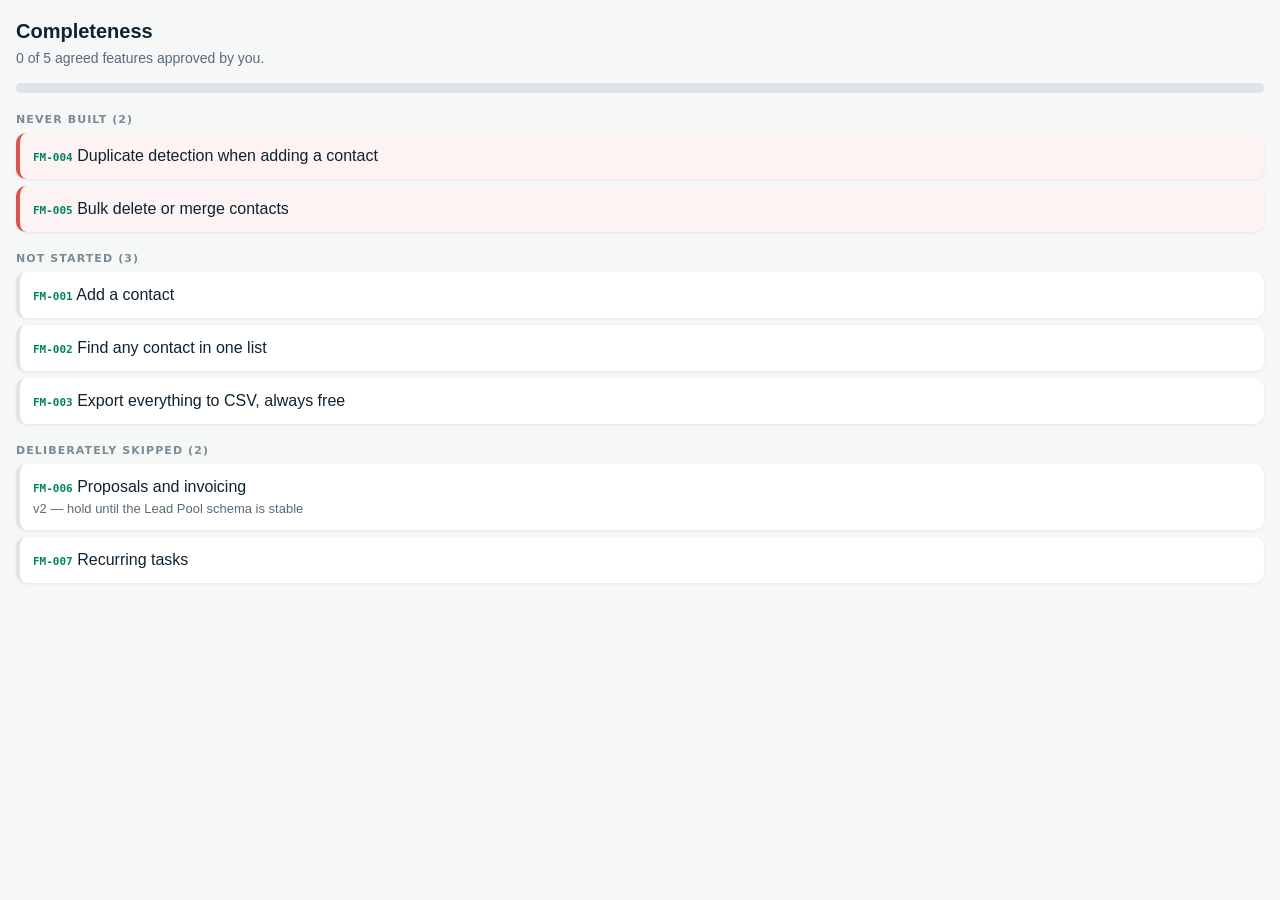
<file: completeness.html>
<!doctype html><html><head><meta charset="utf-8">
<meta name="viewport" content="width=device-width,initial-scale=1"><title>Completeness</title><style>
:root{--ink:#0E2230;--mint:#54E5A0;--em:#00845F;--red:#D9534F;--bg:#f6f8f8}
body{margin:0;background:var(--bg);color:var(--ink);padding:16px;
font:16px/1.5 -apple-system,BlinkMacSystemFont,"Segoe UI",Roboto,sans-serif}
h1{font-size:20px;margin:0 0 2px}.s{color:#5a6b78;font-size:14px;margin:0 0 14px}
.bar{height:10px;border-radius:6px;background:#dde5e8;overflow:hidden;margin:0 0 18px}
.bar i{display:block;height:100%;background:var(--mint)}
.g{font:600 11px system-ui;letter-spacing:.1em;text-transform:uppercase;color:#7b8b96;margin:20px 0 7px}
.r{background:#fff;border-radius:10px;padding:11px 13px;margin:0 0 7px;border-left:4px solid #dde5e8;
box-shadow:0 1px 3px rgba(14,34,48,.08)}
.r.MISSING{border-left-color:var(--red);background:#fdf3f3}
.r.approved{border-left-color:var(--em)}
.id{font:600 11px ui-monospace,monospace;color:var(--em)}
.w{font-size:13px;color:#5a6b78}</style></head><body>
<h1>Completeness</h1><p class='s'>0 of 5 agreed features approved by you.</p>
<div class='bar'><i style='width:0%'></i></div>
<div class='g'>Never built (2)</div>
<div class='r MISSING'><span class='id'>FM-004</span> Duplicate detection when adding a contact</div>
<div class='r MISSING'><span class='id'>FM-005</span> Bulk delete or merge contacts</div>
<div class='g'>Not Started (3)</div>
<div class='r not started'><span class='id'>FM-001</span> Add a contact</div>
<div class='r not started'><span class='id'>FM-002</span> Find any contact in one list</div>
<div class='r not started'><span class='id'>FM-003</span> Export everything to CSV, always free</div>
<div class='g'>Deliberately skipped (2)</div>
<div class='r'><span class='id'>FM-006</span> Proposals and invoicing<div class='w'>v2 — hold until the Lead Pool schema is stable</div></div>
<div class='r'><span class='id'>FM-007</span> Recurring tasks<div class='w'></div></div>
</body></html>
</file>
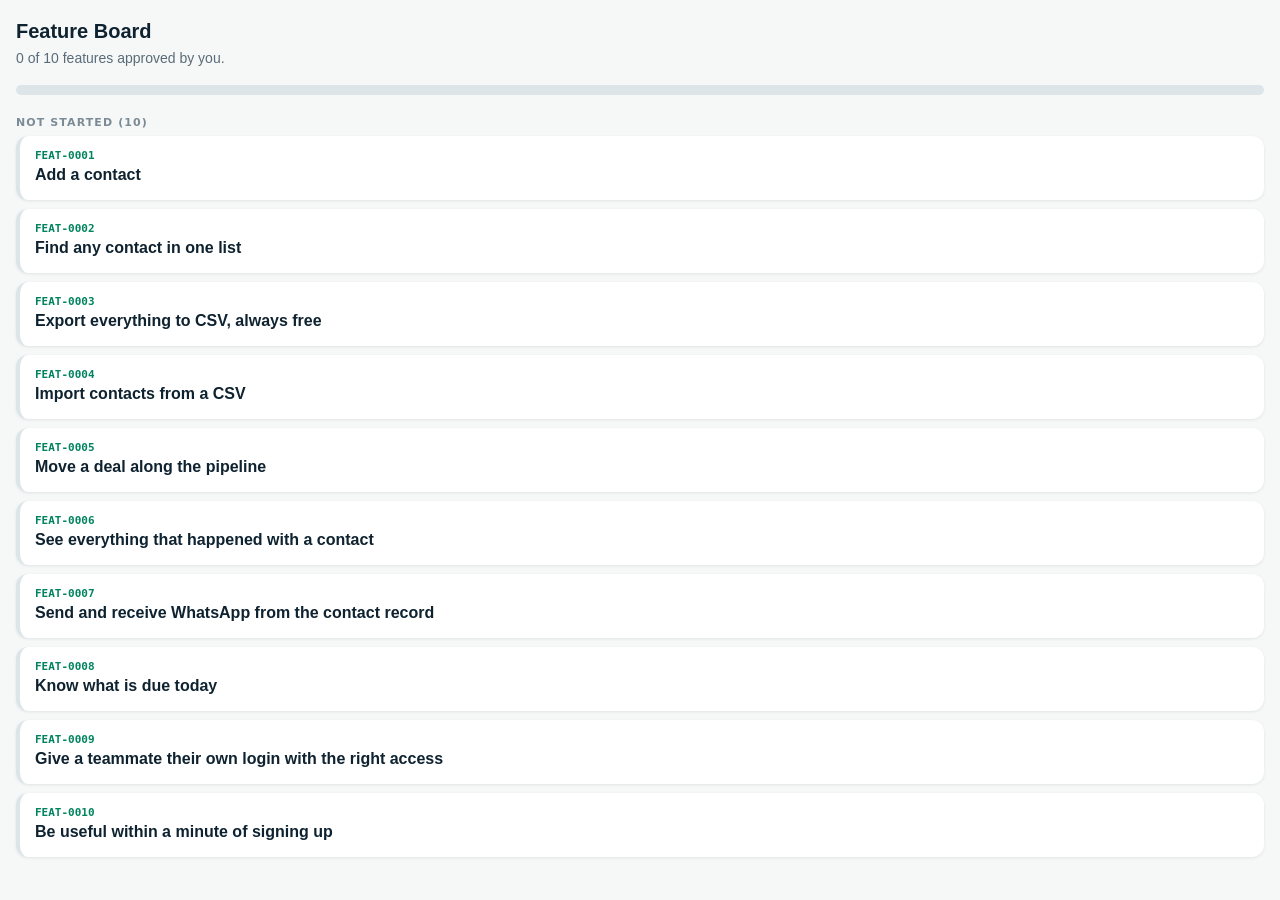
<file: feature-board.html>
<!doctype html><html><head><meta charset="utf-8">
<meta name="viewport" content="width=device-width,initial-scale=1"><title>Feature Board</title><style>
:root{--ink:#0E2230;--mint:#54E5A0;--em:#00845F;--bg:#f6f8f8;--amber:#F0A532;--red:#D9534F}
*{box-sizing:border-box}body{margin:0;background:var(--bg);color:var(--ink);padding:16px;
font:16px/1.5 -apple-system,BlinkMacSystemFont,"Segoe UI",Roboto,sans-serif}
h1{font-size:20px;margin:0 0 2px}.sub{color:#5a6b78;font-size:14px;margin:0 0 16px}
.bar{height:10px;border-radius:6px;background:#dde5e8;overflow:hidden;margin:0 0 20px}
.bar i{display:block;height:100%;background:var(--mint)}
.grp{font:600 11px/1 system-ui;letter-spacing:.1em;text-transform:uppercase;color:#7b8b96;margin:22px 0 8px}
.f{background:#fff;border-radius:12px;padding:13px 15px;margin:0 0 9px;
box-shadow:0 1px 3px rgba(14,34,48,.09);border-left:4px solid #dde5e8}
.f.awaiting{border-left-color:var(--amber);background:#fffaf1}
.f.approved{border-left-color:var(--em)}
.f.blocked{border-left-color:var(--red);background:#fdf3f3}
.f.building{border-left-color:#4A9FD8}
.id{font:600 11px ui-monospace,monospace;color:var(--em)}
.t{font-weight:650;margin:1px 0 0}
.m{font-size:13px;color:#5a6b78;margin-top:5px}
.cta{background:#0E2230;color:#fff;border-radius:12px;padding:16px;margin:0 0 18px}
.cta b{color:var(--mint)}.cta a{color:var(--mint)}
code{background:#0E2230;color:#8ff0c0;padding:2px 7px;border-radius:5px;font-size:13px}
</style></head><body>
<h1>Feature Board</h1>
<p class="sub">0 of 10 features approved by you.</p>
<div class="bar"><i style="width:0%"></i></div>
<div class="grp">not started (10)</div>
<div class="f planned"><div class="id">FEAT-0001</div><div class="t">Add a contact</div></div>
<div class="f planned"><div class="id">FEAT-0002</div><div class="t">Find any contact in one list</div></div>
<div class="f planned"><div class="id">FEAT-0003</div><div class="t">Export everything to CSV, always free</div></div>
<div class="f planned"><div class="id">FEAT-0004</div><div class="t">Import contacts from a CSV</div></div>
<div class="f planned"><div class="id">FEAT-0005</div><div class="t">Move a deal along the pipeline</div></div>
<div class="f planned"><div class="id">FEAT-0006</div><div class="t">See everything that happened with a contact</div></div>
<div class="f planned"><div class="id">FEAT-0007</div><div class="t">Send and receive WhatsApp from the contact record</div></div>
<div class="f planned"><div class="id">FEAT-0008</div><div class="t">Know what is due today</div></div>
<div class="f planned"><div class="id">FEAT-0009</div><div class="t">Give a teammate their own login with the right access</div></div>
<div class="f planned"><div class="id">FEAT-0010</div><div class="t">Be useful within a minute of signing up</div></div>
</body></html>
</file>
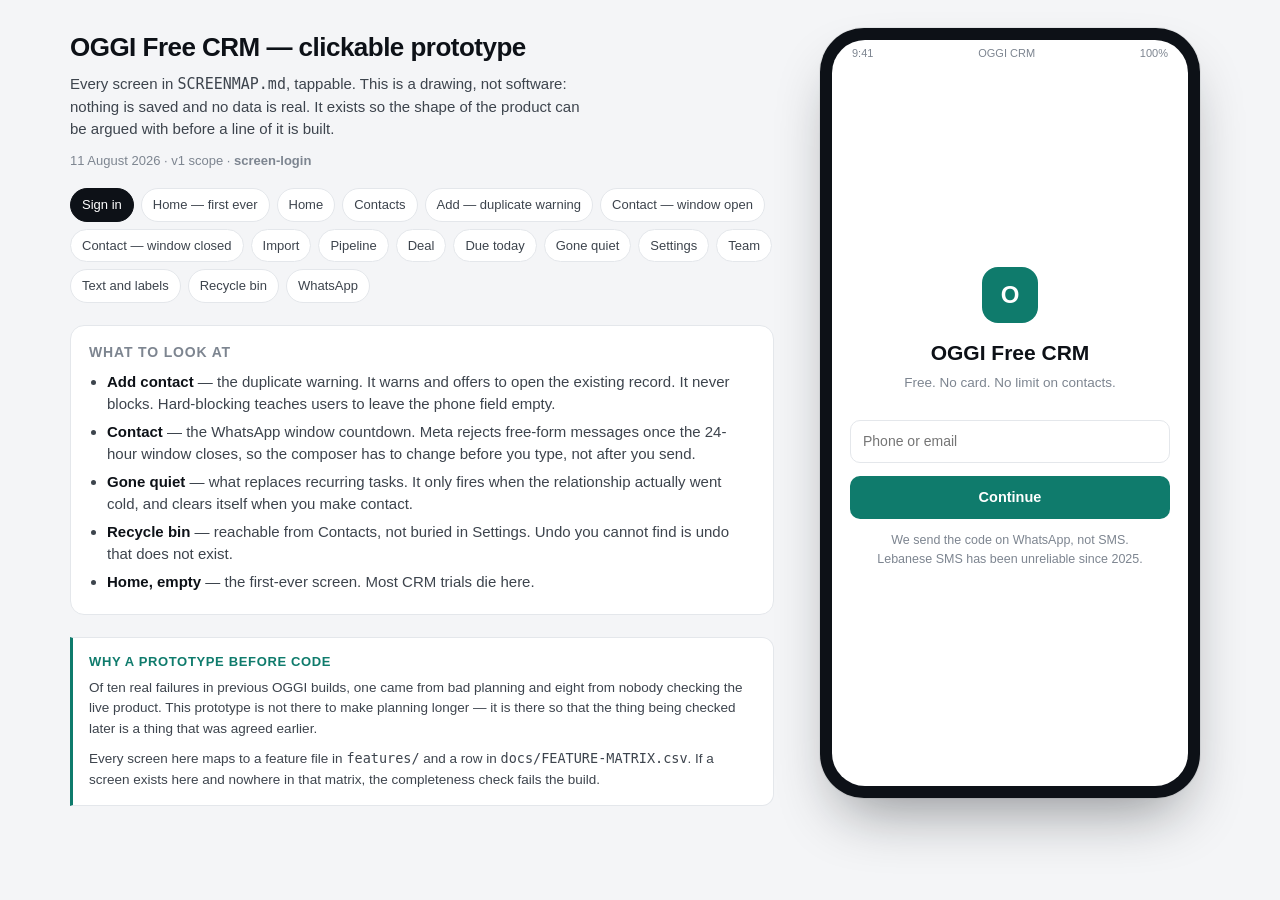
<file: docs/prototype.html>
<!DOCTYPE html>
<html lang="en">
<head>
<meta charset="utf-8">
<meta name="viewport" content="width=device-width, initial-scale=1">
<title>OGGI Free CRM — clickable prototype</title>
<style>
  :root{
    --ink:#0d1117; --ink-2:#3d444d; --ink-3:#7d8590;
    --line:#e4e7eb; --bg:#f4f5f7; --card:#ffffff;
    --brand:#0f7b6c; --brand-soft:#e6f4f1;
    --warn:#b45309; --warn-soft:#fef3c7;
    --danger:#b42318; --danger-soft:#fee4e2;
    --wa:#25d366;
    --r:14px;
  }
  *{box-sizing:border-box; -webkit-tap-highlight-color:transparent}
  body{
    margin:0; background:var(--bg); color:var(--ink);
    font:15px/1.5 -apple-system,BlinkMacSystemFont,"Segoe UI",Inter,Roboto,sans-serif;
  }
  .wrap{max-width:1180px; margin:0 auto; padding:28px 20px 60px; display:grid; grid-template-columns:1fr 400px; gap:36px}
  @media(max-width:960px){ .wrap{grid-template-columns:1fr; padding:20px 14px 40px} }

  header h1{font-size:26px; margin:0 0 6px; letter-spacing:-.02em}
  header p{margin:0 0 4px; color:var(--ink-2); max-width:62ch}
  .meta{color:var(--ink-3); font-size:13px; margin-top:10px}
  .note{background:#fff; border:1px solid var(--line); border-radius:var(--r); padding:16px 18px; margin:22px 0}
  .note h3{margin:0 0 8px; font-size:14px; text-transform:uppercase; letter-spacing:.06em; color:var(--ink-3)}
  .note ul{margin:0; padding-left:18px; color:var(--ink-2)}
  .note li{margin:5px 0}
  .note li b{color:var(--ink)}

  /* screen index */
  .index{display:flex; flex-wrap:wrap; gap:7px; margin:18px 0 0}
  .index button{
    font:inherit; font-size:13px; padding:6px 11px; border-radius:99px; cursor:pointer;
    border:1px solid var(--line); background:#fff; color:var(--ink-2);
  }
  .index button:hover{border-color:var(--brand); color:var(--brand)}
  .index button.on{background:var(--ink); border-color:var(--ink); color:#fff}

  /* phone */
  .stage{position:sticky; top:24px; justify-self:center}
  .phone{
    width:380px; height:770px; background:#0d1117; border-radius:44px; padding:12px;
    box-shadow:0 30px 60px -20px rgba(13,17,23,.45), 0 0 0 1px rgba(13,17,23,.06);
  }
  .glass{width:100%; height:100%; background:var(--card); border-radius:33px; overflow:hidden; position:relative; display:flex; flex-direction:column}
  .status{height:26px; display:flex; align-items:center; justify-content:space-between; padding:0 20px; font-size:11px; color:var(--ink-3); flex:none}

  .screen{display:none; flex:1; min-height:0; flex-direction:column}
  .screen.on{display:flex}

  .top{padding:12px 18px 10px; border-bottom:1px solid var(--line); flex:none; display:flex; align-items:center; gap:10px}
  .top h2{margin:0; font-size:18px; letter-spacing:-.01em; flex:1}
  .back{border:0; background:none; font:inherit; font-size:20px; color:var(--ink-3); cursor:pointer; padding:0 4px 0 0; line-height:1}
  .body{flex:1; overflow:auto; padding:14px 18px 18px}
  .body::-webkit-scrollbar{width:0}

  .tabs{flex:none; display:flex; border-top:1px solid var(--line); background:#fff}
  .tabs button{flex:1; border:0; background:none; padding:9px 0 12px; font:inherit; font-size:10.5px; color:var(--ink-3); cursor:pointer; display:flex; flex-direction:column; align-items:center; gap:3px}
  .tabs button .ic{font-size:17px; line-height:1}
  .tabs button.on{color:var(--brand); font-weight:600}

  /* bits */
  .stat{display:flex; align-items:center; gap:13px; padding:13px 15px; border:1px solid var(--line); border-radius:12px; margin-bottom:9px; cursor:pointer; background:#fff}
  .stat:hover{border-color:var(--brand)}
  .stat .n{font-size:24px; font-weight:650; min-width:34px; letter-spacing:-.02em}
  .stat .t{font-size:13.5px; color:var(--ink-2); line-height:1.35}
  .stat .t b{display:block; color:var(--ink); font-weight:600; font-size:14.5px}
  .stat.q .n{color:var(--warn)} .stat.w .n{color:var(--wa)} .stat.d .n{color:var(--brand)}

  .row{display:flex; align-items:center; gap:11px; padding:11px 2px; border-bottom:1px solid var(--line); cursor:pointer}
  .row:last-child{border-bottom:0}
  .av{width:36px; height:36px; border-radius:50%; background:var(--brand-soft); color:var(--brand); display:grid; place-items:center; font-weight:650; font-size:13px; flex:none}
  .row .m{flex:1; min-width:0}
  .row .m b{display:block; font-weight:600; font-size:14.5px; white-space:nowrap; overflow:hidden; text-overflow:ellipsis}
  .row .m span{font-size:12.5px; color:var(--ink-3)}
  .row .r{font-size:11.5px; color:var(--ink-3); text-align:right; flex:none}

  .search{width:100%; padding:9px 12px; border:1px solid var(--line); border-radius:10px; font:inherit; font-size:14px; margin-bottom:6px; background:var(--bg)}
  .lbl{font-size:11px; text-transform:uppercase; letter-spacing:.07em; color:var(--ink-3); margin:16px 0 7px; font-weight:600}
  .fld{width:100%; padding:10px 12px; border:1px solid var(--line); border-radius:10px; font:inherit; font-size:14px; margin-bottom:9px}
  .btn{width:100%; padding:11px; border:0; border-radius:10px; background:var(--brand); color:#fff; font:inherit; font-weight:600; font-size:14.5px; cursor:pointer; margin-top:4px}
  .btn.ghost{background:#fff; color:var(--ink-2); border:1px solid var(--line)}
  .btn.wa{background:var(--wa)}
  .btn.danger{background:var(--danger)}
  .btn.sm{padding:8px; font-size:13px}

  .flag{border-radius:11px; padding:12px 13px; font-size:13px; line-height:1.45; margin:10px 0}
  .flag.warn{background:var(--warn-soft); border:1px solid #fcd34d; color:#78350f}
  .flag.dang{background:var(--danger-soft); border:1px solid #fda29b; color:#7a271a}
  .flag.ok{background:var(--brand-soft); border:1px solid #a7d9d0; color:#065f52}
  .flag b{display:block; margin-bottom:3px}
  .flag .acts{display:flex; gap:7px; margin-top:9px}
  .flag .acts button{flex:1; padding:7px; border-radius:8px; border:1px solid rgba(0,0,0,.14); background:#fff; font:inherit; font-size:12.5px; font-weight:600; cursor:pointer; color:inherit}

  .empty{text-align:center; padding:44px 22px; color:var(--ink-3)}
  .empty .e{font-size:34px; margin-bottom:12px}
  .empty b{display:block; color:var(--ink); font-size:15px; margin-bottom:5px}
  .empty p{margin:0 0 16px; font-size:13.5px; line-height:1.5}

  .board{display:flex; gap:9px; overflow-x:auto; padding-bottom:6px}
  .col{min-width:132px; flex:none}
  .col h4{margin:0 0 7px; font-size:11px; text-transform:uppercase; letter-spacing:.06em; color:var(--ink-3); display:flex; justify-content:space-between}
  .deal{background:#fff; border:1px solid var(--line); border-radius:10px; padding:9px 10px; margin-bottom:7px; cursor:pointer; font-size:13px}
  .deal b{display:block; font-size:13px; margin-bottom:2px}
  .deal span{color:var(--brand); font-weight:650; font-size:12.5px}
  .deal.rot{border-color:#fda29b; background:#fffbfa}
  .deal.rot em{display:block; font-style:normal; color:var(--danger); font-size:11px; margin-top:3px}

  .tl{position:relative; padding-left:20px; margin-top:6px}
  .tl:before{content:''; position:absolute; left:5px; top:6px; bottom:6px; width:2px; background:var(--line)}
  .ev{position:relative; padding:0 0 15px}
  .ev:before{content:''; position:absolute; left:-19px; top:5px; width:10px; height:10px; border-radius:50%; background:#fff; border:2px solid var(--ink-3)}
  .ev.wa:before{border-color:var(--wa)}
  .ev.in:before{background:var(--wa); border-color:var(--wa)}
  .ev b{display:block; font-size:13.5px; font-weight:600}
  .ev p{margin:2px 0 0; font-size:13px; color:var(--ink-2)}
  .ev time{font-size:11.5px; color:var(--ink-3)}

  .chip{display:inline-block; padding:2px 8px; border-radius:99px; font-size:11px; font-weight:600; background:var(--bg); color:var(--ink-2)}
  .chip.wa{background:#dcfce7; color:#14532d}
  .chip.own{background:var(--brand-soft); color:var(--brand)}
  .chip.rep{background:#eef2ff; color:#3730a3}
  .chip.ro{background:#f4f5f7; color:var(--ink-3)}

  .task{display:flex; gap:10px; align-items:flex-start; padding:10px 2px; border-bottom:1px solid var(--line)}
  .task i{width:18px; height:18px; border:2px solid var(--ink-3); border-radius:5px; flex:none; margin-top:2px; cursor:pointer}
  .task.late i{border-color:var(--danger)}
  .task b{display:block; font-size:14px; font-weight:600}
  .task span{font-size:12.5px; color:var(--ink-3)}
  .task.late span{color:var(--danger); font-weight:600}

  .set{display:flex; align-items:center; gap:11px; padding:13px 2px; border-bottom:1px solid var(--line); cursor:pointer; font-size:14.5px}
  .set .ic{font-size:17px; width:24px; text-align:center}
  .set .ar{margin-left:auto; color:var(--ink-3)}
  .set small{display:block; color:var(--ink-3); font-size:12px; font-weight:400}

  .cap{font-size:12.5px; color:var(--ink-3); line-height:1.5; margin-top:12px}
  .kv{display:flex; justify-content:space-between; padding:8px 0; border-bottom:1px solid var(--line); font-size:13.5px}
  .kv span{color:var(--ink-3)}

  .why{background:#fff; border:1px solid var(--line); border-left:3px solid var(--brand); border-radius:0 12px 12px 0; padding:14px 16px; margin-top:20px}
  .why h4{margin:0 0 6px; font-size:13px; color:var(--brand); text-transform:uppercase; letter-spacing:.05em}
  .why p{margin:0; font-size:13.5px; color:var(--ink-2); line-height:1.55}
  .why p+p{margin-top:8px}
</style>
</head>
<body>
<div class="wrap">

  <div>
    <header>
      <h1>OGGI Free CRM — clickable prototype</h1>
      <p>Every screen in <code>SCREENMAP.md</code>, tappable. This is a drawing, not software:
         nothing is saved and no data is real. It exists so the shape of the product can be
         argued with before a line of it is built.</p>
      <div class="meta">11 August 2026 · v1 scope · <b id="now">screen-login</b></div>
    </header>

    <div class="index" id="idx"></div>

    <div class="note">
      <h3>What to look at</h3>
      <ul>
        <li><b>Add contact</b> — the duplicate warning. It warns and offers to open the existing
            record. It never blocks. Hard-blocking teaches users to leave the phone field empty.</li>
        <li><b>Contact</b> — the WhatsApp window countdown. Meta rejects free-form messages once
            the 24-hour window closes, so the composer has to change before you type, not after you send.</li>
        <li><b>Gone quiet</b> — what replaces recurring tasks. It only fires when the relationship
            actually went cold, and clears itself when you make contact.</li>
        <li><b>Recycle bin</b> — reachable from Contacts, not buried in Settings. Undo you cannot
            find is undo that does not exist.</li>
        <li><b>Home, empty</b> — the first-ever screen. Most CRM trials die here.</li>
      </ul>
    </div>

    <div class="why">
      <h4>Why a prototype before code</h4>
      <p>Of ten real failures in previous OGGI builds, one came from bad planning and eight from
         nobody checking the live product. This prototype is not there to make planning longer —
         it is there so that the thing being checked later is a thing that was agreed earlier.</p>
      <p>Every screen here maps to a feature file in <code>features/</code> and a row in
         <code>docs/FEATURE-MATRIX.csv</code>. If a screen exists here and nowhere in that matrix,
         the completeness check fails the build.</p>
    </div>
  </div>

  <div class="stage">
    <div class="phone"><div class="glass">
      <div class="status"><span>9:41</span><span>OGGI CRM</span><span>100%</span></div>

      <!-- LOGIN -->
      <section class="screen on" id="screen-login">
        <div class="body" style="display:flex;flex-direction:column;justify-content:center">
          <div style="text-align:center;margin-bottom:26px">
            <div style="width:56px;height:56px;border-radius:16px;background:var(--brand);color:#fff;display:grid;place-items:center;font-size:24px;font-weight:700;margin:0 auto 14px">O</div>
            <h2 style="margin:0 0 5px;font-size:21px">OGGI Free CRM</h2>
            <p style="margin:0;color:var(--ink-3);font-size:13.5px">Free. No card. No limit on contacts.</p>
          </div>
          <input class="fld" placeholder="Phone or email">
          <button class="btn" data-go="screen-home">Continue</button>
          <p class="cap" style="text-align:center">We send the code on WhatsApp, not SMS.<br>Lebanese SMS has been unreliable since 2025.</p>
        </div>
      </section>

      <!-- HOME -->
      <section class="screen" id="screen-home">
        <div class="top"><h2>Today</h2><span class="chip own">Owner</span></div>
        <div class="body">
          <div class="stat d" data-go="screen-today"><div class="n">3</div><div class="t"><b>Due today</b>One is already late</div></div>
          <div class="stat q" data-go="screen-quiet"><div class="n">7</div><div class="t"><b>Gone quiet</b>No contact in 30 days</div></div>
          <div class="stat w" data-go="screen-contact"><div class="n">2</div><div class="t"><b>WhatsApp replies</b>Waiting on you</div></div>
          <div class="lbl">Recent</div>
          <div class="row" data-go="screen-contact"><div class="av">RH</div><div class="m"><b>Rami Haddad</b><span>Haddad Textiles · Bourj Hammoud</span></div><div class="r">2h</div></div>
          <div class="row" data-go="screen-contact"><div class="av">MK</div><div class="m"><b>Maya Khoury</b><span>Khoury Boutique · Jounieh</span></div><div class="r">1d</div></div>
          <div class="row" data-go="screen-contact"><div class="av">AS</div><div class="m"><b>Abou Samir</b><span>Samir Stores · Tripoli</span></div><div class="r">3d</div></div>
        </div>
        <nav class="tabs">
          <button class="on" data-go="screen-home"><span class="ic">◎</span>Today</button>
          <button data-go="screen-contacts"><span class="ic">☰</span>Contacts</button>
          <button data-go="screen-pipeline"><span class="ic">▤</span>Pipeline</button>
          <button data-go="screen-settings"><span class="ic">⚙</span>Settings</button>
        </nav>
      </section>

      <!-- HOME EMPTY -->
      <section class="screen" id="screen-home-empty">
        <div class="top"><h2>Today</h2><span class="chip own">Owner</span></div>
        <div class="body">
          <div class="empty">
            <div class="e">👋</div>
            <b>Nothing here yet — that is normal</b>
            <p>Bring your client list in and you will have a working CRM in about a minute.
               Everything you add stays yours and exports whenever you want.</p>
            <button class="btn" data-go="screen-import">Import from a file</button>
            <button class="btn ghost" style="margin-top:8px" data-go="screen-contact-new">Add one by hand</button>
          </div>
          <p class="cap" style="text-align:center">A pipeline with sensible stages already exists.
             You do not have to set anything up.</p>
        </div>
        <nav class="tabs">
          <button class="on" data-go="screen-home-empty"><span class="ic">◎</span>Today</button>
          <button data-go="screen-contacts"><span class="ic">☰</span>Contacts</button>
          <button data-go="screen-pipeline"><span class="ic">▤</span>Pipeline</button>
          <button data-go="screen-settings"><span class="ic">⚙</span>Settings</button>
        </nav>
      </section>

      <!-- CONTACTS -->
      <section class="screen" id="screen-contacts">
        <div class="top"><h2>Contacts</h2><button class="btn sm" style="width:auto;padding:7px 12px" data-go="screen-contact-new">+ Add</button></div>
        <div class="body">
          <input class="search" placeholder="Search name or number…">
          <div style="display:flex;gap:7px;margin:4px 0 8px">
            <button class="btn ghost sm" data-go="screen-import">Import</button>
            <button class="btn ghost sm">Export CSV</button>
            <button class="btn ghost sm" data-go="screen-bin">Bin</button>
          </div>
          <div class="row" data-go="screen-contact"><div class="av">RH</div><div class="m"><b>Rami Haddad</b><span>03 421 887 · Haddad Textiles</span></div><span class="chip wa">WA</span></div>
          <div class="row" data-go="screen-contact"><div class="av">MK</div><div class="m"><b>Maya Khoury</b><span>70 118 902 · Khoury Boutique</span></div><span class="chip wa">WA</span></div>
          <div class="row" data-go="screen-contact"><div class="av">AS</div><div class="m"><b>Abou Samir</b><span>06 445 100 · Samir Stores</span></div></div>
          <div class="row" data-go="screen-contact"><div class="av">NA</div><div class="m"><b>Nadia Aoun</b><span>71 903 224 · Aoun Fabrics</span></div><span class="chip wa">WA</span></div>
          <div class="row" data-go="screen-contact"><div class="av">GT</div><div class="m"><b>Georges Tannous</b><span>03 776 019 · Tannous &amp; Sons</span></div></div>
          <p class="cap">213 contacts. Export includes every one of them and every field, free,
             always — including your WhatsApp history.</p>
        </div>
        <nav class="tabs">
          <button data-go="screen-home"><span class="ic">◎</span>Today</button>
          <button class="on" data-go="screen-contacts"><span class="ic">☰</span>Contacts</button>
          <button data-go="screen-pipeline"><span class="ic">▤</span>Pipeline</button>
          <button data-go="screen-settings"><span class="ic">⚙</span>Settings</button>
        </nav>
      </section>

      <!-- ADD CONTACT + DUPLICATE WARNING -->
      <section class="screen" id="screen-contact-new">
        <div class="top"><button class="back" data-go="screen-contacts">‹</button><h2>Add contact</h2></div>
        <div class="body">
          <div class="lbl">Name</div><input class="fld" value="Rami H.">
          <div class="lbl">Phone</div><input class="fld" value="+961 3 421 887">
          <div class="flag warn">
            <b>03 421 887 already belongs to Rami Haddad</b>
            You typed it as +961 3 421 887 — same number.
            <div class="acts">
              <button data-go="screen-contact">Open Rami Haddad</button>
              <button data-go="screen-contacts">Save anyway</button>
            </div>
          </div>
          <div class="lbl">WhatsApp</div><input class="fld" placeholder="Same as phone">
          <div class="lbl">Company</div><input class="fld" placeholder="Optional">
          <button class="btn" data-go="screen-contacts">Save contact</button>
          <p class="cap"><b>Save anyway always works.</b> Two people really can share one shop
             landline. A CRM that refuses the save teaches you to leave the number blank, which is
             worse than a duplicate.</p>
        </div>
      </section>

      <!-- CONTACT -->
      <section class="screen" id="screen-contact">
        <div class="top"><button class="back" data-go="screen-contacts">‹</button><h2>Rami Haddad</h2></div>
        <div class="body">
          <div style="display:flex;gap:12px;align-items:center;margin-bottom:12px">
            <div class="av" style="width:48px;height:48px;font-size:16px">RH</div>
            <div><b style="font-size:15.5px">Haddad Textiles</b>
            <div style="font-size:13px;color:var(--ink-3)">03 421 887 · Bourj Hammoud</div></div>
          </div>
          <div class="flag ok">
            <b>Open for 19 more hours</b>
            Rami messaged you at 08:12, so you can write anything you like until 08:12 tomorrow, free.
          </div>
          <textarea class="fld" rows="2" placeholder="Write a message…"></textarea>
          <button class="btn wa">Send on WhatsApp</button>
          <div class="lbl">Timeline</div>
          <div class="tl">
            <div class="ev in"><b>Rami — WhatsApp</b><p>“Do you have the navy cotton in 200m?”</p><time>Today 08:12</time></div>
            <div class="ev wa"><b>You — WhatsApp</b><p>“Checking stock now, back to you in an hour.”</p><time>Today 08:20</time></div>
            <div class="ev"><b>Note</b><p>Wants the same terms as last quarter. Pays on time, always.</p><time>4 Aug</time></div>
            <div class="ev"><b>Deal moved to Quoted</b><p>$4,200 — spring order</p><time>28 Jul</time></div>
          </div>
        </div>
      </section>

      <!-- CONTACT, WINDOW CLOSED -->
      <section class="screen" id="screen-contact-closed">
        <div class="top"><button class="back" data-go="screen-contacts">‹</button><h2>Abou Samir</h2></div>
        <div class="body">
          <div style="display:flex;gap:12px;align-items:center;margin-bottom:12px">
            <div class="av" style="width:48px;height:48px;font-size:16px">AS</div>
            <div><b style="font-size:15.5px">Samir Stores</b>
            <div style="font-size:13px;color:var(--ink-3)">06 445 100 · Tripoli</div></div>
          </div>
          <div class="flag warn">
            <b>The 24-hour window has closed</b>
            Abou Samir last wrote 3 days ago. WhatsApp will not deliver a free-typed message now —
            you can send one of your approved templates instead.
          </div>
          <div class="lbl">Choose a template</div>
          <div class="row"><div class="m"><b>Order ready for pickup</b><span>Utility · $0.0105</span></div><span class="chip">Send</span></div>
          <div class="row"><div class="m"><b>Monthly restock check-in</b><span>Utility · $0.0105</span></div><span class="chip">Send</span></div>
          <div class="row"><div class="m"><b>New season catalogue</b><span>Marketing · $0.0392</span></div><span class="chip">Send</span></div>
          <p class="cap">The cost is shown before you send, not on a bill at the end of the month.
             Replies inside the window are free.</p>
        </div>
      </section>

      <!-- IMPORT -->
      <section class="screen" id="screen-import">
        <div class="top"><button class="back" data-go="screen-contacts">‹</button><h2>Import contacts</h2></div>
        <div class="body">
          <div class="flag ok"><b>412 rows read from clients.csv</b>Nothing has been saved yet.</div>
          <div class="lbl">Match the columns</div>
          <div class="kv"><span>Name</span><b>Column A</b></div>
          <div class="kv"><span>Phone</span><b>Column C</b></div>
          <div class="kv"><span>Company</span><b>Column B</b></div>
          <div class="lbl">Already in your list</div>
          <div class="flag warn"><b>38 rows match someone you already have</b>
            Matched on the phone number, however it was written.
            <div class="acts"><button>Skip them</button><button>Update mine</button></div>
          </div>
          <button class="btn" data-go="screen-contacts">Import 374 contacts</button>
          <p class="cap">You can undo the whole import as one action afterwards — only the rows it
             creates, not the ones it updates. It will say which.</p>
        </div>
      </section>

      <!-- PIPELINE -->
      <section class="screen" id="screen-pipeline">
        <div class="top"><h2>Pipeline</h2><span class="chip">$21,400</span></div>
        <div class="body">
          <div class="board">
            <div class="col"><h4><span>New</span><span>3</span></h4>
              <div class="deal" data-go="screen-deal"><b>Aoun Fabrics</b><span>$2,800</span></div>
              <div class="deal"><b>Tannous &amp; Sons</b><span>$1,150</span></div>
              <div class="deal rot"><b>Zgheib Trading</b><span>$3,400</span><em>Quiet 34 days</em></div>
            </div>
            <div class="col"><h4><span>Quoted</span><span>2</span></h4>
              <div class="deal" data-go="screen-deal"><b>Haddad Textiles</b><span>$4,200</span></div>
              <div class="deal"><b>Khoury Boutique</b><span>$1,900</span></div>
            </div>
            <div class="col"><h4><span>Won</span><span>2</span></h4>
              <div class="deal"><b>Samir Stores</b><span>$5,600</span></div>
              <div class="deal"><b>Naji Import</b><span>$2,350</span></div>
            </div>
          </div>
          <p class="cap">Drag a deal between stages. It stays there after you close the app and it
             is in the same place on your other phone — that is checked before this feature is
             ever marked done.</p>
        </div>
        <nav class="tabs">
          <button data-go="screen-home"><span class="ic">◎</span>Today</button>
          <button data-go="screen-contacts"><span class="ic">☰</span>Contacts</button>
          <button class="on" data-go="screen-pipeline"><span class="ic">▤</span>Pipeline</button>
          <button data-go="screen-settings"><span class="ic">⚙</span>Settings</button>
        </nav>
      </section>

      <!-- DEAL -->
      <section class="screen" id="screen-deal">
        <div class="top"><button class="back" data-go="screen-pipeline">‹</button><h2>Spring order</h2></div>
        <div class="body">
          <div class="kv"><span>Contact</span><b>Rami Haddad</b></div>
          <div class="kv"><span>Value</span><b>$4,200</b></div>
          <div class="kv"><span>Stage</span><b>Quoted</b></div>
          <div class="kv"><span>Last activity</span><b>Today, 08:20</b></div>
          <div class="lbl">Move to</div>
          <div style="display:flex;gap:7px"><button class="btn ghost sm">New</button><button class="btn sm">Quoted</button><button class="btn ghost sm">Won</button></div>
          <button class="btn ghost" style="margin-top:14px" data-go="screen-contact">Open Rami Haddad</button>
        </div>
      </section>

      <!-- TODAY -->
      <section class="screen" id="screen-today">
        <div class="top"><button class="back" data-go="screen-home">‹</button><h2>Due today</h2></div>
        <div class="body">
          <div class="task late"><i></i><div><b>Call Abou Samir about the reorder</b><span>Overdue — was due 9 Aug</span></div></div>
          <div class="task"><i></i><div><b>Send Rami the navy cotton stock count</b><span>Today · Haddad Textiles</span></div></div>
          <div class="task"><i></i><div><b>Confirm Maya's delivery slot</b><span>Today · Khoury Boutique</span></div></div>
          <p class="cap">Late tasks are shown, never hidden. Ticking one keeps it ticked after a
             reload and on your other phone.</p>
        </div>
      </section>

      <!-- GONE QUIET -->
      <section class="screen" id="screen-quiet">
        <div class="top"><button class="back" data-go="screen-home">‹</button><h2>Gone quiet</h2></div>
        <div class="body">
          <p style="margin:0 0 10px;font-size:13.5px;color:var(--ink-2)">
            No note, message, call or order in <b>30 days</b>. Oldest first.</p>
          <div class="row" data-go="screen-contact"><div class="av">ZT</div><div class="m"><b>Zgheib Trading</b><span>Last contact 6 Jun</span></div><div class="r">66d</div></div>
          <div class="row" data-go="screen-contact"><div class="av">NI</div><div class="m"><b>Naji Import</b><span>Last contact 2 Jul</span></div><div class="r">40d</div></div>
          <div class="row" data-go="screen-contact"><div class="av">FB</div><div class="m"><b>Fares Bou Diab</b><span>Last contact 8 Jul</span></div><div class="r">34d</div></div>
          <div class="row" data-go="screen-contact"><div class="av">SM</div><div class="m"><b>Sarkis Markets</b><span>Check in every 14 days</span></div><div class="r">17d</div></div>
          <p class="cap"><b>This is instead of recurring reminders.</b> A repeating task fires even
             when the customer ordered yesterday. Four dismissals later you stop reading your task
             list. This list only shows people who actually went quiet, and they drop off it the
             moment you make contact.</p>
        </div>
      </section>

      <!-- SETTINGS -->
      <section class="screen" id="screen-settings">
        <div class="top"><h2>Settings</h2></div>
        <div class="body">
          <div class="set" data-go="screen-team"><span class="ic">👥</span><div>Team<small>3 people</small></div><span class="ar">›</span></div>
          <div class="set" data-go="screen-whatsapp"><span class="ic">💬</span><div>WhatsApp<small>Not connected</small></div><span class="ar">›</span></div>
          <div class="set" data-go="screen-content"><span class="ic">✎</span><div>Text and labels<small>2 waiting for approval</small></div><span class="ar">›</span></div>
          <div class="set" data-go="screen-bin"><span class="ic">🗑</span><div>Recycle bin<small>47 items, 30 days</small></div><span class="ar">›</span></div>
          <div class="set"><span class="ic">⤓</span><div>Export everything<small>CSV, free, always</small></div><span class="ar">›</span></div>
          <div class="set"><span class="ic">◷</span><div>Gone quiet after<small>30 days</small></div><span class="ar">›</span></div>
        </div>
        <nav class="tabs">
          <button data-go="screen-home"><span class="ic">◎</span>Today</button>
          <button data-go="screen-contacts"><span class="ic">☰</span>Contacts</button>
          <button data-go="screen-pipeline"><span class="ic">▤</span>Pipeline</button>
          <button class="on" data-go="screen-settings"><span class="ic">⚙</span>Settings</button>
        </nav>
      </section>

      <!-- TEAM -->
      <section class="screen" id="screen-team">
        <div class="top"><button class="back" data-go="screen-settings">‹</button><h2>Team</h2></div>
        <div class="body">
          <div class="row"><div class="av">HH</div><div class="m"><b>Hadi Hamza</b><span>hadi@oggi…</span></div><span class="chip own">Owner</span></div>
          <div class="row"><div class="av">JK</div><div class="m"><b>Joe Karam</b><span>Sees only his own contacts</span></div><span class="chip rep">Rep</span></div>
          <div class="row"><div class="av">LA</div><div class="m"><b>Lara A.</b><span>Reads, cannot change anything</span></div><span class="chip ro">View</span></div>
          <button class="btn" style="margin-top:12px">Invite someone</button>
          <p class="cap">A Rep who types the settings address straight into the browser is refused
             and told why — the restriction is in the database, not in a hidden button.</p>
        </div>
      </section>

      <!-- CONTENT -->
      <section class="screen" id="screen-content">
        <div class="top"><button class="back" data-go="screen-settings">‹</button><h2>Text and labels</h2></div>
        <div class="body">
          <div class="flag warn"><b>2 changes waiting for approval</b>You wrote them, so you cannot approve them.</div>
          <div class="lbl">Waiting</div>
          <div class="row"><div class="m"><b>contacts.empty_message</b><span>“Nothing here yet — that is normal”</span></div><span class="chip">QC</span></div>
          <div class="row"><div class="m"><b>whatsapp.button_label</b><span>“Send on WhatsApp”</span></div><span class="chip">QC</span></div>
          <div class="lbl">Live</div>
          <div class="row"><div class="m"><b>quiet.heading</b><span>“Gone quiet”</span></div><span class="chip">Live</span></div>
          <p class="cap">Every word a customer sees is editable here without a developer and without
             a deploy. Whoever writes it cannot be the one who publishes it.</p>
        </div>
      </section>

      <!-- BIN -->
      <section class="screen" id="screen-bin">
        <div class="top"><button class="back" data-go="screen-contacts">‹</button><h2>Recycle bin</h2></div>
        <div class="body">
          <div class="flag dang"><b>47 contacts deleted — 2 minutes ago</b>
            You can put the whole thing back as one action.
            <div class="acts"><button data-go="screen-contacts">Undo all 47</button><button>Export first</button></div>
          </div>
          <div class="lbl">Recent operations</div>
          <div class="row"><div class="m"><b>Deleted 47 contacts</b><span>Today 14:32 · expires 10 Sep</span></div><span class="chip">Undo</span></div>
          <div class="row"><div class="m"><b>Imported 374 contacts</b><span>Today 11:04 · expires 10 Sep</span></div><span class="chip">Undo</span></div>
          <div class="row"><div class="m"><b>Deleted 1 contact</b><span>9 Aug · expires 8 Sep</span></div><span class="chip">Undo</span></div>
          <p class="cap">Undoing an import removes the rows it created and leaves the ones it
             updated alone. Deals, tasks and timeline come back with the contact, not orphaned.</p>
        </div>
      </section>

      <!-- WHATSAPP -->
      <section class="screen" id="screen-whatsapp">
        <div class="top"><button class="back" data-go="screen-settings">‹</button><h2>WhatsApp</h2></div>
        <div class="body">
          <div class="empty" style="padding-top:20px">
            <div class="e">💬</div>
            <b>Connect your own WhatsApp Business</b>
            <p>Keep the number you already use. Your last six months of chats come across, and
               your customers see your name, not ours.</p>
            <button class="btn">Connect my WhatsApp</button>
          </div>
          <div class="lbl">What this means</div>
          <div class="kv"><span>Whose account</span><b>Yours</b></div>
          <div class="kv"><span>Who Meta bills</span><b>You, directly</b></div>
          <div class="kv"><span>Replies in 24h</span><b>Free</b></div>
          <div class="kv"><span>Templates after</span><b>≈ $0.01 each</b></div>
          <div class="kv"><span>If you leave</span><b>Number and history stay yours</b></div>
          <p class="cap">We never send from a shared OGGI number on your behalf, and we never use an
             unofficial WhatsApp tool — that is how business numbers get banned.</p>
        </div>
      </section>

    </div></div>
  </div>
</div>

<script>
  var SCREENS = [
    ['screen-login','Sign in'],
    ['screen-home-empty','Home — first ever'],
    ['screen-home','Home'],
    ['screen-contacts','Contacts'],
    ['screen-contact-new','Add — duplicate warning'],
    ['screen-contact','Contact — window open'],
    ['screen-contact-closed','Contact — window closed'],
    ['screen-import','Import'],
    ['screen-pipeline','Pipeline'],
    ['screen-deal','Deal'],
    ['screen-today','Due today'],
    ['screen-quiet','Gone quiet'],
    ['screen-settings','Settings'],
    ['screen-team','Team'],
    ['screen-content','Text and labels'],
    ['screen-bin','Recycle bin'],
    ['screen-whatsapp','WhatsApp']
  ];

  var idx = document.getElementById('idx');
  SCREENS.forEach(function(s){
    var b = document.createElement('button');
    b.textContent = s[1];
    b.dataset.go = s[0];
    idx.appendChild(b);
  });

  function show(id){
    var el = document.getElementById(id);
    if(!el) return;
    document.querySelectorAll('.screen').forEach(function(s){ s.classList.remove('on'); });
    el.classList.add('on');
    var b = el.querySelector('.body'); if(b) b.scrollTop = 0;
    document.querySelectorAll('#idx button').forEach(function(x){
      x.classList.toggle('on', x.dataset.go === id);
    });
    document.getElementById('now').textContent = id;
  }

  document.addEventListener('click', function(e){
    var t = e.target.closest('[data-go]');
    if(!t) return;
    show(t.dataset.go);
  });

  show('screen-login');
</script>
</body>
</html>
</file>
